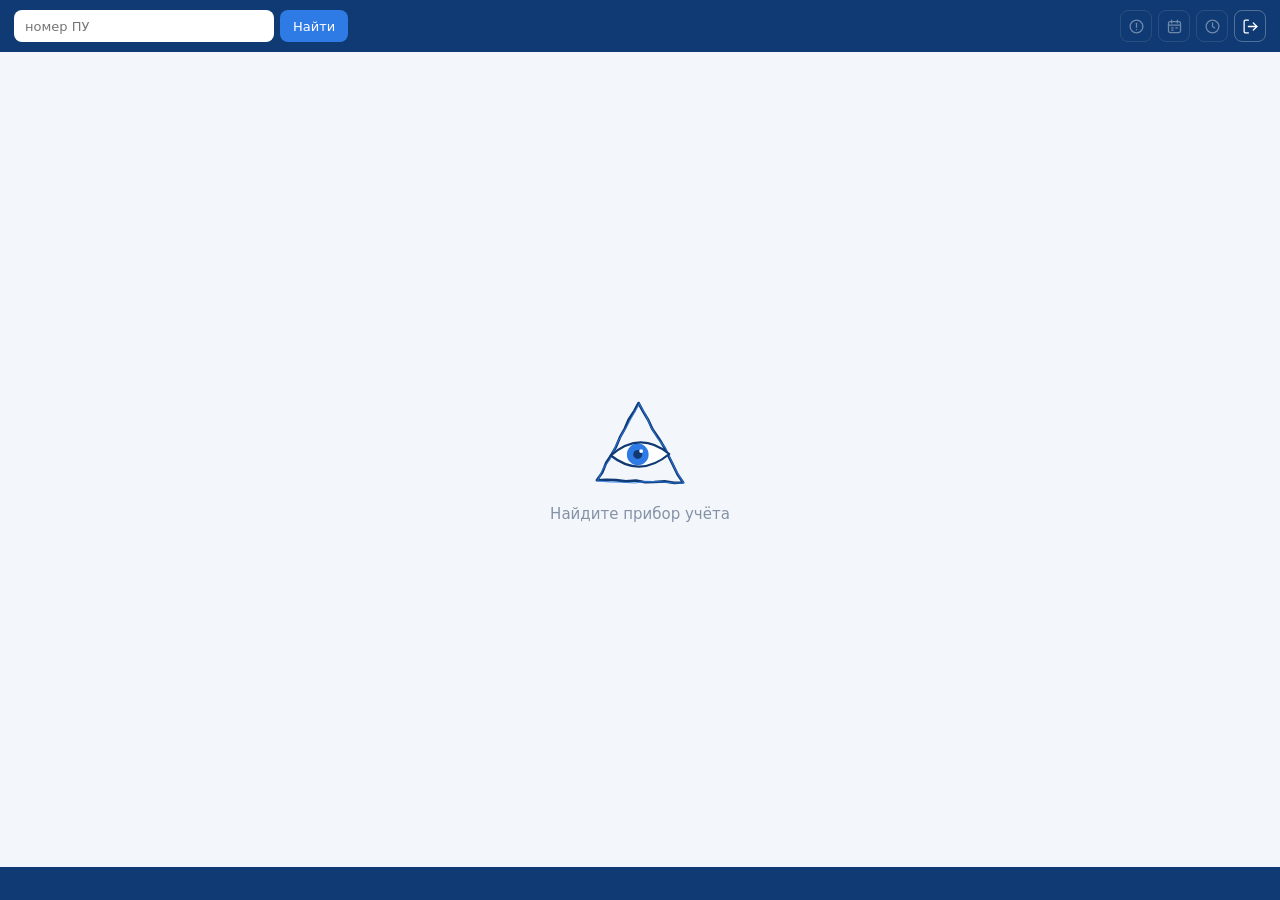
<file: src/simple_pyramid/ui/index.html>
<!DOCTYPE html>
<html lang="ru">
<head>
<meta charset="utf-8">
<title>Простая Пирамида</title>
<link rel="stylesheet" href="css/tokens.css">
<link rel="stylesheet" href="css/components.css">
<link rel="stylesheet" href="css/app.css">
</head>
<body class="state-empty">

<div id="bar">
  <input id="meter" maxlength="20" placeholder="номер ПУ" autocomplete="off">
  <button id="btn-find" class="accent">Найти</button>
  <div class="spacer"></div>
  <button id="btn-events" class="icon square" disabled data-tip="События прибора" aria-label="События">
    <svg viewBox="0 0 24 24" fill="none" stroke="currentColor" stroke-width="1.8" stroke-linecap="round">
      <circle cx="12" cy="12" r="9"/><path d="M12 7.5v5.5"/><path d="M12 16.5h.01"/></svg>
    <span class="badge hidden" id="ev-badge"></span>
  </button>
  <button id="btn-daily" class="icon square" disabled data-tip="Подневка — показания на начало суток" aria-label="Подневка">
    <svg viewBox="0 0 24 24" fill="none" stroke="currentColor" stroke-width="1.8" stroke-linecap="round" stroke-linejoin="round">
      <rect x="3.5" y="5" width="17" height="15.5" rx="2.5"/><path d="M3.5 10h17"/><path d="M8 3v4M16 3v4"/>
      <path d="M8 14h2M14 14h2M8 17.2h2"/></svg>
  </button>
  <button id="btn-hourly" class="icon square" disabled data-tip="Почасовка — выгрузка в xlsx" aria-label="Почасовка">
    <svg viewBox="0 0 24 24" fill="none" stroke="currentColor" stroke-width="1.8" stroke-linecap="round" stroke-linejoin="round">
      <circle cx="12" cy="12" r="9"/><path d="M12 7v5l3.2 2"/></svg>
  </button>
  <button id="btn-user" class="icon square" data-tip="Сменить пользователя" aria-label="Сменить пользователя">
    <svg viewBox="0 0 24 24" fill="none" stroke="currentColor" stroke-width="1.8" stroke-linecap="round" stroke-linejoin="round">
      <path d="M9 21H5a2 2 0 0 1-2-2V5a2 2 0 0 1 2-2h4"/><path d="M16 17l5-5-5-5"/><path d="M21 12H9"/></svg>
  </button>
</div>

<!-- Пустое состояние: показывается до первого поиска -->
<div id="empty-state">
  <!-- логотип (installer/logo.svg): глаз моргает и косится — анимация в app.js (startEyeAnimation) -->
  <svg class="es-logo" viewBox="0 0 256 256" aria-hidden="true">
    <defs><clipPath id="es-eyeclip"><path d="M50,156 Q128,88 206,152 Q128,217.2 50,156 Z"/></clipPath></defs>
    <path d="M124.0,16.0 L135.8,37.5 L149.9,61.3 L161.4,86.2 L179.1,111.8 L191.5,132.3 L203.5,156.2 L214.9,178.8 L228.3,206.7 L243.0,228.0 L219.2,228.9 L193.5,225.1 L165.3,226.7 L142.0,227.2 L117.2,222.5 L90.2,224.9 L64.1,221.7 L38.4,220.5 L13.0,222.0 L27.6,201.0 L37.9,175.2 L52.1,153.7 L64.3,132.3 L74.7,107.1 L87.5,84.3 L97.6,60.8 L113.3,36.5 Z" fill="#F3F6FA" stroke="#0F3A73" stroke-width="7" stroke-linejoin="round"/>
    <path d="M126.0,18.0 L142.8,47.5 L157.7,80.9 L173.8,108.9 L196.5,136.5 L211.3,170.2 L225.1,198.9 L245.0,230.0 L213.4,228.8 L180.7,226.1 L144.8,224.9 L113.6,229.3 L81.3,227.5 L47.1,226.4 L15.0,224.0 L28.3,193.2 L47.8,166.6 L62.1,133.1 L76.9,104.4 L92.9,78.8 L108.2,49.9 Z" fill="none" stroke="#2F7BE5" stroke-width="3" stroke-linejoin="round" opacity=".8"/>
    <g class="es-lid">
      <path d="M50,156 Q128,88 206,152 Q128,217.2 50,156 Z" fill="#fff"/>
      <g clip-path="url(#es-eyeclip)"><g class="es-pupil">
        <circle cx="122" cy="153" r="29" fill="#2F7BE5"/><circle cx="122" cy="153" r="12" fill="#0F3A73"/>
        <circle cx="131" cy="144" r="5" fill="#fff"/></g></g>
      <path d="M50,156 Q128,88 206,152 Q128,217.2 50,156 Z" fill="none" stroke="#0F3A73" stroke-width="6" stroke-linejoin="round"/>
    </g>
  </svg>
  <div class="es-title">Найдите прибор учёта</div>
  <!-- подсказка эмулятора прижата к низу и не сдвигает картинку с надписью из центра -->
  <div class="es-hint mock hidden" id="mock-hint">Эмулятор: <b>0212…</b> — обычный ПУ, <b>333</b> — 3 маршрута,
    <b>555</b> — реле отключено, <b>777</b> — тревоги, <b>999</b> — долгий опрос с ошибкой,
    <b>222</b> — без опросов, <b>000</b> — не найден, <b>111</b> — несколько</div>
</div>

<div id="cards">
  <div class="card" id="card-point">
    <div class="card-label">Точка учёта</div>
    <div class="kv"><span class="k">Тип счётчика</span>
      <span class="v-wrap"><span class="alarm hidden" id="m-alarm" data-tip="" role="button" aria-label="Тревожные события">
        <svg viewBox="0 0 24 24" fill="none" stroke="currentColor" stroke-width="2" stroke-linecap="round" stroke-linejoin="round">
          <path d="M12 3l8 3v6c0 4.5-3.4 8.3-8 9-4.6-.7-8-4.5-8-9V6z"/><path d="M12 8v5"/><path d="M12 16.5h.01"/></svg>
      </span><span class="v" id="m-model"></span></span></div>
    <div class="kv"><span class="k">Договор</span><span class="v" id="m-account"></span></div>
    <div class="kv"><span class="k">Место установки</span><span class="v" id="m-address"></span></div>
  </div>

  <div class="card has-corner" id="card-readings">
    <button class="corner-btn" data-refresh="readings" data-tip="Обновить" aria-label="Обновить">
      <svg class="ic-refresh" viewBox="0 0 24 24" fill="none" stroke="currentColor" stroke-width="2" stroke-linecap="round" stroke-linejoin="round">
        <path d="M20 11a8 8 0 1 0-2.3 5.7"/><path d="M20 4v7h-7"/></svg>
      <svg class="ic-cancel" viewBox="0 0 24 24" fill="none" stroke="currentColor" stroke-width="2.2" stroke-linecap="round">
        <path d="M8 8l8 8M16 8l-8 8"/></svg>
    </button>
    <div class="card-label">Показания, кВт·ч</div>
    <div class="card-meta"><span class="shimmer-target" id="m-time" data-tip="Когда сняты показания"></span></div>
    <table id="readings">
      <thead><tr><th class="corner"></th><th>A+</th><th>A−</th></tr></thead>
      <tbody></tbody>
    </table>
  </div>

  <div class="card has-corner" id="card-load">
    <button class="corner-btn" data-refresh="load" data-tip="Обновить" aria-label="Обновить">
      <svg class="ic-refresh" viewBox="0 0 24 24" fill="none" stroke="currentColor" stroke-width="2" stroke-linecap="round" stroke-linejoin="round">
        <path d="M20 11a8 8 0 1 0-2.3 5.7"/><path d="M20 4v7h-7"/></svg>
      <svg class="ic-cancel" viewBox="0 0 24 24" fill="none" stroke="currentColor" stroke-width="2.2" stroke-linecap="round">
        <path d="M8 8l8 8M16 8l-8 8"/></svg>
    </button>
    <div class="card-label">Нагрузка</div>
    <div class="card-meta"><span class="shimmer-target" id="m-load-at"></span></div>
    <div class="kv"><span class="k">Реле</span><span class="v shimmer-target" id="m-relay"></span></div>
    <div class="kv"><span class="k">Лимит мощности</span><span class="v shimmer-target" id="m-limit"></span></div>
  </div>
</div>

<div id="routes-wrap">
  <div id="routes" class="scroll"></div>
</div>

<footer>
  <div id="status" role="button" tabindex="0">
    <span id="status-icon"></span>
    <span id="status-text">Загрузка…</span>
  </div>
  <span id="version"></span>
  <div id="status-history" class="hidden">
    <div class="sh-head">История сообщений</div>
    <div id="status-history-list" class="scroll"></div>
  </div>
</footer>

<div class="overlay" id="ov-error">
  <div class="modal modal-error" role="alertdialog" aria-labelledby="er-title">
    <div class="er-head">
      <span class="er-icon">
        <svg viewBox="0 0 24 24" fill="none" stroke="currentColor" stroke-width="2" stroke-linecap="round">
          <circle cx="12" cy="12" r="9"/><path d="M12 7.5v5.5"/><path d="M12 16.5h.01"/></svg>
      </span>
      <h2 id="er-title">Ошибка</h2>
    </div>
    <div id="er-message"></div>
    <details id="er-details">
      <summary>Подробнее</summary>
      <pre id="er-details-text" class="scroll"></pre>
    </details>
    <div class="modal-actions">
      <button id="er-copy">Скопировать подробности</button>
      <button class="accent" id="er-close">Закрыть</button>
    </div>
  </div>
</div>

<div class="overlay" id="ov-login">
  <div class="modal">
    <h2>Вход</h2>
    <div class="field"><label>Логин</label><input id="li-login" autocomplete="off"></div>
    <div class="field"><label>Пароль</label><input id="li-pass" type="password"></div>
    <div class="modal-err" id="li-err"></div>
    <div class="modal-actions"><button class="accent" id="li-ok">Войти</button></div>
  </div>
</div>

<div class="overlay" id="ov-export">
  <div class="modal">
    <h2 id="ex-title">Выгрузка</h2>
    <div class="field"><label>Период</label>
      <div class="row2"><input id="ex-from"><span
        style="color:var(--muted)">—</span><input id="ex-to"></div>
    </div>
    <div class="field"><label>Папка</label>
      <div class="row2"><input id="ex-dir" style="text-align:left"><button id="ex-browse">Обзор</button></div>
    </div>
    <div class="modal-err" id="ex-err"></div>
    <div class="modal-actions">
      <button id="ex-cancel">Отмена</button>
      <button class="accent" id="ex-ok">Выгрузить</button>
    </div>
  </div>
</div>

<div class="overlay" id="ov-progress">
  <div class="modal">
    <h2 id="pr-title">Формируется отчёт</h2>
    <div style="display:flex;align-items:center;gap:10px;color:var(--muted)">
      <div class="spin"></div><span id="pr-text">Подождите…</span>
    </div>
    <div class="bar-track hidden" id="pr-track"><div class="bar-fill" id="pr-fill"></div></div>
    <div class="modal-actions hidden" id="pr-actions">
      <button id="pr-open">Открыть папку</button>
      <button class="accent" id="pr-close">Готово</button>
    </div>
  </div>
</div>

<div class="overlay" id="ov-update">
  <div class="modal" style="width:420px">
    <h2 id="up-title">Доступно обновление</h2>
    <div class="changelog scroll" id="up-log"></div>
    <div class="modal-actions">
      <button id="up-later">Позже</button>
      <button class="accent" id="up-now">Обновить</button>
      <button class="accent hidden" id="up-ok">Понятно</button>
    </div>
  </div>
</div>

<script src="js/core.js"></script>
<script src="js/app.js"></script>
</body>
</html>
</file>
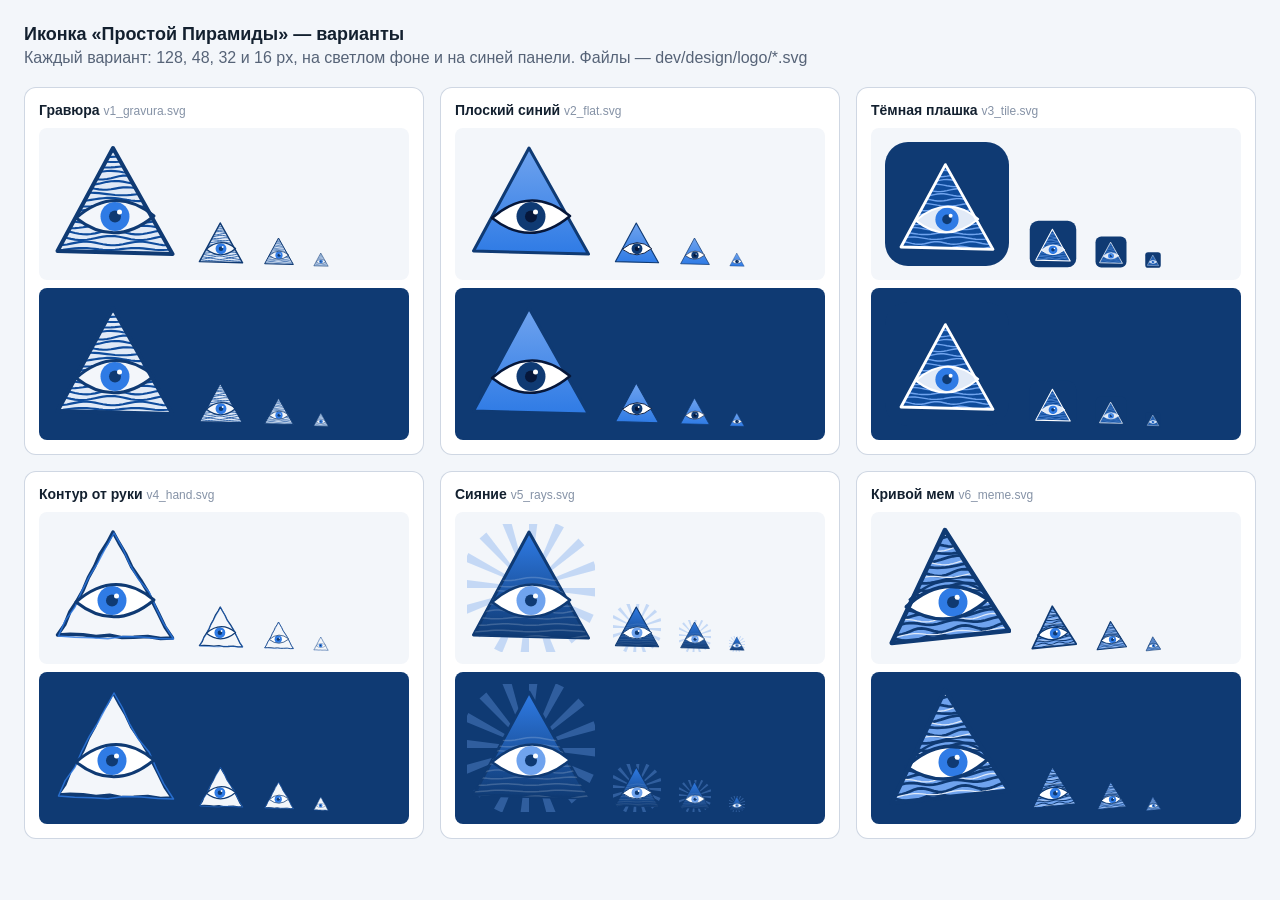
<file: dev/design/logo.html>
<!DOCTYPE html><html lang="ru"><head><meta charset="utf-8"><title>Иконка — варианты</title>
<style>
body{font-family:"Segoe UI",sans-serif;background:#F3F6FA;color:#13202F;margin:0;padding:24px}
h1{font-size:18px;font-weight:600;margin:0 0 4px} p{color:#566377;margin:0 0 20px}
.grid{display:grid;grid-template-columns:repeat(auto-fill,minmax(360px,1fr));gap:16px}
.card{background:#fff;border:.5px solid rgba(15,58,115,.2);border-radius:12px;padding:14px}
h3{font-size:14px;font-weight:600;margin:0 0 10px} h3 span{font-weight:400;color:#8592A6;font-size:12px}
.row{display:flex;align-items:flex-end;gap:18px;padding:12px;border-radius:8px}
.light{background:#F3F6FA} .dark{background:#0F3A73;margin-top:8px}
</style></head><body>
<h1>Иконка «Простой Пирамиды» — варианты</h1>
<p>Каждый вариант: 128, 48, 32 и 16 px, на светлом фоне и на синей панели. Файлы — dev/design/logo/*.svg</p>
<div class="grid"><div class="card"><h3>Гравюра <span>v1_gravura.svg</span></h3><div class="row light"><img src="logo/v1_gravura.svg" width="128" height="128"><img src="logo/v1_gravura.svg" width="48" height="48"><img src="logo/v1_gravura.svg" width="32" height="32"><img src="logo/v1_gravura.svg" width="16" height="16"></div><div class="row dark"><img src="logo/v1_gravura.svg" width="128" height="128"><img src="logo/v1_gravura.svg" width="48" height="48"><img src="logo/v1_gravura.svg" width="32" height="32"><img src="logo/v1_gravura.svg" width="16" height="16"></div></div><div class="card"><h3>Плоский синий <span>v2_flat.svg</span></h3><div class="row light"><img src="logo/v2_flat.svg" width="128" height="128"><img src="logo/v2_flat.svg" width="48" height="48"><img src="logo/v2_flat.svg" width="32" height="32"><img src="logo/v2_flat.svg" width="16" height="16"></div><div class="row dark"><img src="logo/v2_flat.svg" width="128" height="128"><img src="logo/v2_flat.svg" width="48" height="48"><img src="logo/v2_flat.svg" width="32" height="32"><img src="logo/v2_flat.svg" width="16" height="16"></div></div><div class="card"><h3>Тёмная плашка <span>v3_tile.svg</span></h3><div class="row light"><img src="logo/v3_tile.svg" width="128" height="128"><img src="logo/v3_tile.svg" width="48" height="48"><img src="logo/v3_tile.svg" width="32" height="32"><img src="logo/v3_tile.svg" width="16" height="16"></div><div class="row dark"><img src="logo/v3_tile.svg" width="128" height="128"><img src="logo/v3_tile.svg" width="48" height="48"><img src="logo/v3_tile.svg" width="32" height="32"><img src="logo/v3_tile.svg" width="16" height="16"></div></div><div class="card"><h3>Контур от руки <span>v4_hand.svg</span></h3><div class="row light"><img src="logo/v4_hand.svg" width="128" height="128"><img src="logo/v4_hand.svg" width="48" height="48"><img src="logo/v4_hand.svg" width="32" height="32"><img src="logo/v4_hand.svg" width="16" height="16"></div><div class="row dark"><img src="logo/v4_hand.svg" width="128" height="128"><img src="logo/v4_hand.svg" width="48" height="48"><img src="logo/v4_hand.svg" width="32" height="32"><img src="logo/v4_hand.svg" width="16" height="16"></div></div><div class="card"><h3>Сияние <span>v5_rays.svg</span></h3><div class="row light"><img src="logo/v5_rays.svg" width="128" height="128"><img src="logo/v5_rays.svg" width="48" height="48"><img src="logo/v5_rays.svg" width="32" height="32"><img src="logo/v5_rays.svg" width="16" height="16"></div><div class="row dark"><img src="logo/v5_rays.svg" width="128" height="128"><img src="logo/v5_rays.svg" width="48" height="48"><img src="logo/v5_rays.svg" width="32" height="32"><img src="logo/v5_rays.svg" width="16" height="16"></div></div><div class="card"><h3>Кривой мем <span>v6_meme.svg</span></h3><div class="row light"><img src="logo/v6_meme.svg" width="128" height="128"><img src="logo/v6_meme.svg" width="48" height="48"><img src="logo/v6_meme.svg" width="32" height="32"><img src="logo/v6_meme.svg" width="16" height="16"></div><div class="row dark"><img src="logo/v6_meme.svg" width="128" height="128"><img src="logo/v6_meme.svg" width="48" height="48"><img src="logo/v6_meme.svg" width="32" height="32"><img src="logo/v6_meme.svg" width="16" height="16"></div></div></div></body></html>
</file>
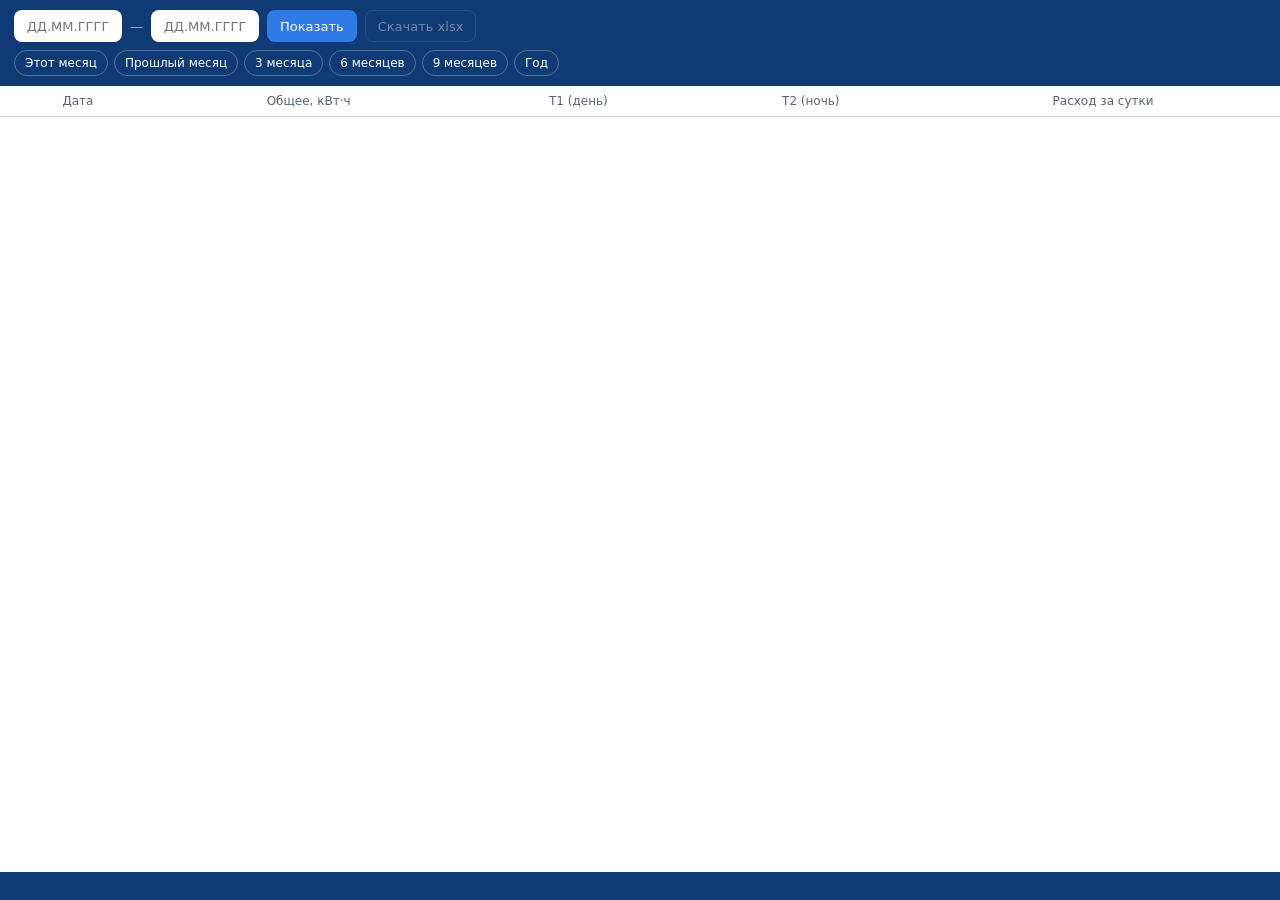
<file: src/simple_pyramid/ui/daily.html>
<!DOCTYPE html>
<html lang="ru">
<head>
<meta charset="utf-8">
<title>Подневка</title>
<link rel="stylesheet" href="css/tokens.css">
<link rel="stylesheet" href="css/components.css">
<link rel="stylesheet" href="css/child.css">
</head>
<body>

<div class="tools">
  <div class="row">
    <input id="dv-from" class="date">
    <span class="dash">—</span>
    <input id="dv-to" class="date">
    <button class="accent" id="dv-show">Показать</button>
    <button id="dv-download" disabled>Скачать xlsx</button>
  </div>
  <div class="row presets">
    <button class="chip" data-range="month">Этот месяц</button>
    <button class="chip" data-range="prev">Прошлый месяц</button>
    <button class="chip" data-range="3m">3 месяца</button>
    <button class="chip" data-range="6m">6 месяцев</button>
    <button class="chip" data-range="9m">9 месяцев</button>
    <button class="chip" data-range="year">Год</button>
  </div>
  <div class="modal-err" id="dv-err"></div>
</div>

<div class="body scroll" id="dv-body">
  <table class="table">
    <thead><tr><th>Дата</th><th>Общее, кВт·ч</th><th>T1 (день)</th><th>T2 (ночь)</th><th>Расход за сутки</th></tr></thead>
    <tbody id="dv-rows"></tbody>
  </table>
</div>

<div class="strip">
  <span id="dv-summary"></span>
  <span class="spacer"></span>
  <span id="strip-msg"></span>
  <span id="dv-export"></span>
</div>

<script src="js/core.js"></script>
<script src="js/child.js"></script>
<script src="js/daily.js"></script>
</body>
</html>
</file>
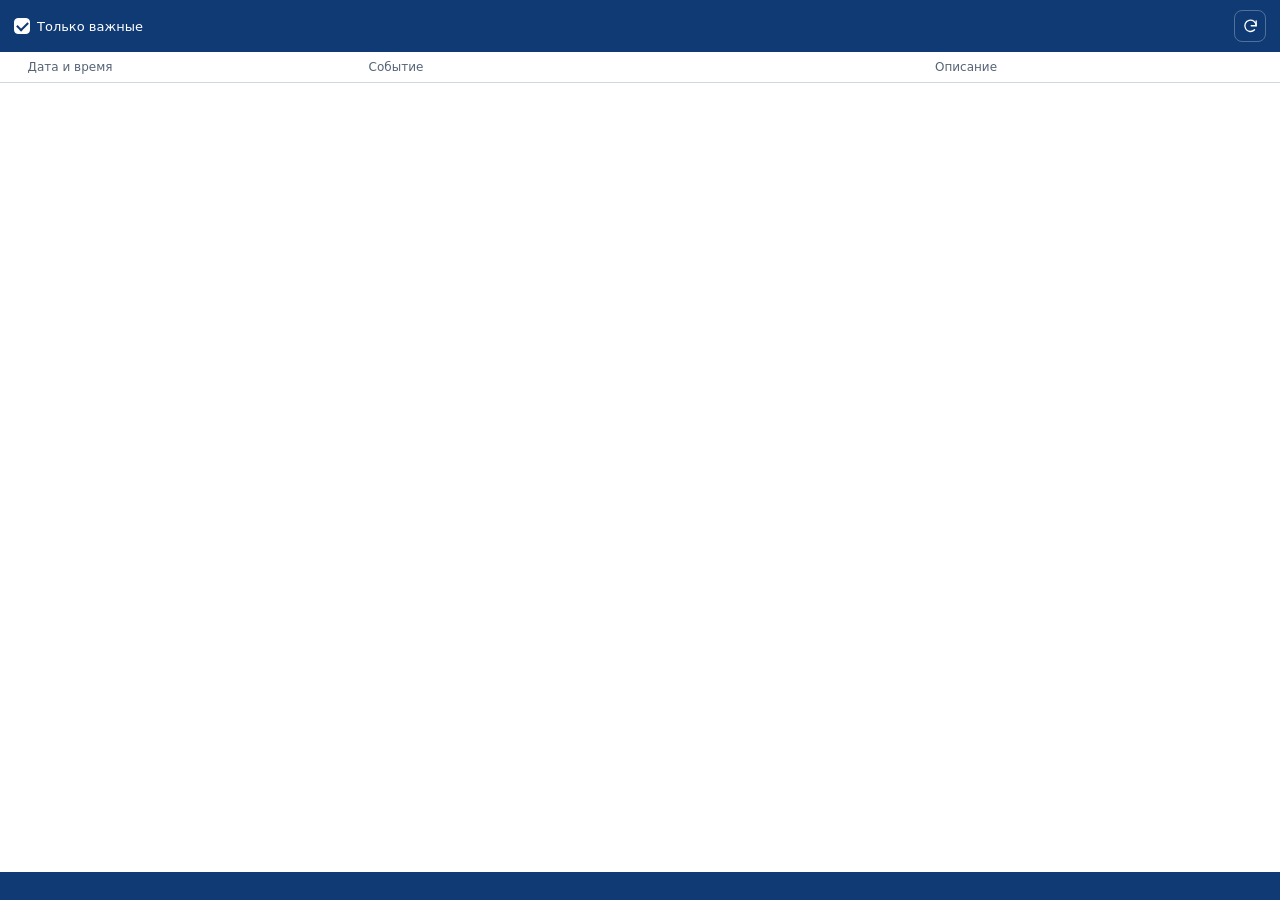
<file: src/simple_pyramid/ui/events.html>
<!DOCTYPE html>
<html lang="ru">
<head>
<meta charset="utf-8">
<title>События</title>
<link rel="stylesheet" href="css/tokens.css">
<link rel="stylesheet" href="css/components.css">
<link rel="stylesheet" href="css/child.css">
</head>
<body>

<div class="tools">
  <div class="row">
    <label class="check"><input type="checkbox" id="ev-important" checked> Только важные</label>
    <span class="spacer"></span>
    <button id="ev-refresh" class="icon square" data-tip="Обновить данные — вычитать журнал с прибора"
            data-tip-pos="left" aria-label="Обновить данные">
      <svg class="ic-refresh" viewBox="0 0 24 24" fill="none" stroke="currentColor" stroke-width="1.9" stroke-linecap="round" stroke-linejoin="round">
        <path d="M20 11a8 8 0 1 0-2.3 5.7"/><path d="M20 4v7h-7"/></svg>
      <svg class="ic-cancel" viewBox="0 0 24 24" fill="none" stroke="currentColor" stroke-width="2.2" stroke-linecap="round">
        <path d="M8 8l8 8M16 8l-8 8"/></svg>
    </button>
  </div>
</div>

<div class="body scroll" id="ev-body">
  <table class="table" id="ev-table">
    <thead><tr><th style="width:140px">Дата и время</th><th style="width:40%">Событие</th><th>Описание</th></tr></thead>
    <tbody id="ev-rows"></tbody>
  </table>
  <div id="ev-more" class="loading-more hidden"><span class="spin" style="display:inline-block"></span></div>
</div>

<div class="strip">
  <span id="ev-count"></span>
  <span class="spacer"></span>
  <span id="strip-msg"></span>
</div>

<script src="js/core.js"></script>
<script src="js/child.js"></script>
<script src="js/events.js"></script>
</body>
</html>
</file>
<file: src/simple_pyramid/ui/css/tokens.css>
/* Дизайн-токены: цвета, радиусы, шрифты, тайминги.
   Цветовая схема меняется ТОЛЬКО здесь.
   Схема C «Синие панели»: тёмно-синяя панель поиска сверху и такая же статус-строка снизу,
   между ними светлый контент; подсказки — того же тёмно-синего цвета. */
:root{
  --page:#F3F6FA; --card:#FFFFFF; --sunken:#EAEFF6;
  --border:rgba(15,58,115,.10); --border-strong:rgba(15,58,115,.20);
  --text:#13202F; --muted:#566377; --faint:#8592A6;
  --accent:#2F7BE5; --accent-bg:#E1EAF7; --accent-ink:#0F4C9C; --on-accent:#FFFFFF;
  --ok:#16865C; --warn:#B06A00; --err:#D33A3A;
  --ok-bg:#E1F3EA; --warn-bg:#FDF0DB; --err-bg:#FCE6E6;
  /* строки журнала событий */
  --row-alarm:#FDF0F0; --row-important:#EEF3FA;

  /* синие панели: поиск сверху, статус-строка снизу, всплывающие подсказки */
  --bar:#0F3A73; --bar-text:#FFFFFF; --bar-btn-border:rgba(255,255,255,.28);
  --bar-hover:rgba(255,255,255,.12); --bar-input-border:transparent;
  --status-bg:#0F3A73; --status-text:#FFFFFF; --status-faint:#9DB4D6; --status-hover:rgba(255,255,255,.10);
  --status-glyph:#FFFFFF;
  /* цветной текст на синих полосах (сообщения доп. окон) — светлее обычных --ok/--err */
  --on-bar-ok:#6FD8A8; --on-bar-warn:#FFC56B; --on-bar-err:#FFA3A3; --on-bar-info:#A9CCFF;
  --tip-bg:#0F3A73; --tip-text:#FFFFFF;

  /* skeleton-shimmer */
  --skeleton:#E4EAF2; --skeleton-shine:rgba(255,255,255,.75);

  --radius:8px; --card-radius:12px;
  --sans:"Segoe UI Variable Text","Segoe UI",Inter,system-ui,sans-serif;
  --mono:"Cascadia Mono",Consolas,"SF Mono",monospace;

  --shimmer-duration:1.4s;
}
@media (prefers-color-scheme: dark){
  :root{
    --page:#0F1622; --card:#172131; --sunken:#131C2A;
    --border:rgba(255,255,255,.09); --border-strong:rgba(255,255,255,.17);
    --text:#E5EBF4; --muted:#9DA9BB; --faint:#6F7C8F;
    --accent:#5D9CF0; --accent-bg:#16294A; --accent-ink:#A8C8F5; --on-accent:#06173A;
    --ok:#4BC596; --warn:#EFA43B; --err:#F38A8A;
    --ok-bg:#11342A; --warn-bg:#382810; --err-bg:#3F1D20;
    --row-alarm:#2A1C24; --row-important:#18253A;
    --bar:#0B1A31; --bar-text:#E5EEFB; --bar-btn-border:rgba(255,255,255,.18);
    --bar-hover:rgba(255,255,255,.08); --bar-input-border:rgba(255,255,255,.14);
    --status-bg:#0B1A31; --status-text:#E5EEFB; --status-faint:#7F95B6; --status-hover:rgba(255,255,255,.07);
    --status-glyph:#0B1A31;
    --tip-bg:#0B2449; --tip-text:#E5EEFB;
    --skeleton:#1F2A3C; --skeleton-shine:rgba(255,255,255,.08);
  }
}
</file>
<file: src/simple_pyramid/ui/css/components.css>
/* Единая дизайн-система: базовые элементы, которые переиспользуются во всех окнах.
   Новый элемент интерфейса — сначала ищем подходящий компонент здесь.
   Шрифт один на всё приложение (--sans); цифры — табличные (tabular-nums), чтобы
   не «прыгали» в колонках. Моноширинный — только для технических подробностей ошибок. */
*{box-sizing:border-box;margin:0;padding:0}
html,body{height:100%}
body{
  font-family:var(--sans); font-size:13px; color:var(--text);
  background:var(--page); display:flex; flex-direction:column;
  overflow:hidden; user-select:none; font-variant-numeric:tabular-nums;
  -webkit-font-smoothing:antialiased;
}
.num{font-variant-numeric:tabular-nums}
.hidden{display:none!important}

/* ---------- кнопки ---------- */
button{
  font:inherit; font-size:13px; color:var(--text); cursor:pointer;
  background:transparent; border:.5px solid var(--border-strong);
  border-radius:var(--radius); padding:0 12px; height:32px;
  display:inline-flex; align-items:center; justify-content:center; gap:6px; white-space:nowrap;
  transition:background .12s, border-color .12s, color .12s; position:relative;
}
button:hover:not(:disabled){background:var(--sunken)}
button:active:not(:disabled){transform:scale(.985)}
button:disabled{opacity:.4; cursor:default}
button:focus-visible{outline:2px solid var(--accent); outline-offset:1px}
button.accent{background:var(--accent); border-color:transparent; color:var(--on-accent)}
button.accent:hover:not(:disabled){filter:brightness(1.08); background:var(--accent)}
/* кнопка-иконка: без рамки (в строках) и квадратная с рамкой (панель) */
button.icon{padding:0; width:28px; height:28px; border-color:transparent}
button.icon:hover:not(:disabled){border-color:var(--border-strong)}
button.icon svg{width:15px; height:15px}
button.icon.square{width:32px; height:32px; border-color:var(--border-strong)}
button.icon.square svg{width:17px; height:17px}
/* счётчик на кнопке-иконке */
button .badge{position:absolute; top:-6px; right:-6px}

/* ---------- всплывающая подсказка (одна на всё приложение, рисует core.js) ----------
   <любой элемент data-tip="Текст" [data-tip-pos="top|bottom|left|right"]> */
#tip{position:fixed; z-index:100; pointer-events:none; max-width:320px;
  background:var(--tip-bg); color:var(--tip-text); font-size:12px; line-height:1.4;
  padding:6px 9px; border-radius:6px; white-space:pre-line;
  box-shadow:0 4px 14px rgba(0,0,0,.18); opacity:0; transform:translateY(-2px);
  transition:opacity .12s ease, transform .12s ease}
#tip.show{opacity:1; transform:none}

/* ---------- поля ввода ---------- */
input{
  font:inherit; font-size:13px; color:var(--text); background:var(--card);
  border:.5px solid var(--border-strong); border-radius:var(--radius);
  height:32px; padding:0 10px; outline:none; user-select:text; font-variant-numeric:tabular-nums;
}
input:focus{border-color:var(--accent); box-shadow:0 0 0 3px var(--accent-bg)}
input.invalid{border-color:var(--err); box-shadow:0 0 0 3px var(--err-bg)}
input.date{width:108px; text-align:center}

/* ---------- карточка-раздел: название врезано в верхнюю рамку ----------
   <div class="card"><div class="card-label">Название</div><div class="card-meta">справа</div>… */
.card{background:var(--card); border:.5px solid var(--border-strong); border-radius:var(--card-radius);
  padding:14px 14px 10px; position:relative; min-width:0}
/* Своего фона у подписи нет: верх — цвет страницы, низ — цвет карточки, ровно по линии рамки.
   Так рамка под текстом скрыта, а «плашки» вокруг надписи не видно. */
.card-label, .card-meta{position:absolute; top:0; transform:translateY(-50%); padding:0 6px;
  background:linear-gradient(var(--page) calc(50% - .25px), var(--card) calc(50% - .25px));
  font-size:12px; line-height:1; white-space:nowrap}
.card-label{left:10px; color:var(--muted)}
.card-meta{right:10px; color:var(--faint)}

/* ---------- пары «подпись ··· значение» (пунктир ведёт глаз через пустое место) ---------- */
.kv{display:flex; align-items:center; gap:8px; padding:4px 0; min-height:26px; min-width:0}
.kv .k{flex:1; display:flex; align-items:center; gap:8px; color:var(--muted); white-space:nowrap; min-width:0}
.kv .k::after{content:""; flex:1; min-width:14px; height:2px; opacity:.9;
  background-image:radial-gradient(circle, var(--border-strong) .9px, transparent 1.1px);
  background-size:5px 2px; background-repeat:repeat-x; background-position:left center}
.kv .v{text-align:right; min-width:0; max-width:72%; overflow:hidden; text-overflow:ellipsis; white-space:nowrap}
.v-wrap{display:flex; align-items:center; gap:7px; min-width:0; max-width:72%; justify-content:flex-end}
.v-wrap .v{max-width:100%}

/* ---------- skeleton-shimmer: «поле ещё грузится» ----------
   Применяется к значению (не к подписи!): <span class="v skeleton">.
   .busy на контейнере — то же для всего блока при обновлении данных. */
.skeleton, .busy .shimmer-target{
  position:relative; color:transparent!important; border-radius:4px;
  background:var(--skeleton)!important; overflow:hidden; pointer-events:none;
}
.skeleton::after, .busy .shimmer-target::after{
  content:""; position:absolute; inset:0;
  background:linear-gradient(90deg, transparent 0, var(--skeleton-shine) 50%, transparent 100%);
  transform:translateX(-100%); animation:shimmer var(--shimmer-duration) ease-in-out infinite;
}
.skeleton *, .busy .shimmer-target *{visibility:hidden}
span.skeleton:empty::before{content:"\00a0"; display:inline-block; min-width:6em}
@keyframes shimmer{to{transform:translateX(100%)}}
@media (prefers-reduced-motion: reduce){
  .skeleton::after, .busy .shimmer-target::after{animation:none}
}

/* ---------- «нет данных» ---------- */
.na{color:var(--faint)}
.na.err{color:var(--err); cursor:help; border-bottom:1px dotted currentColor}

/* ---------- кликабельное копируемое значение ----------
   Размер плашки задан явно (шрифт, высота строки, отступы), а не берётся у родителя —
   поэтому она одинаковая везде: показания, договор, IP маршрута, таблица подневки. */
.copyable{
  display:inline-block; font-size:13px; line-height:16px; padding:0 3px;
  background:var(--accent-bg); color:var(--accent-ink); border-radius:4px;
  cursor:pointer; transition:background .15s, color .15s; user-select:none;
}
.copyable:hover{background:var(--accent); color:var(--on-accent)}
.copyable.flash{background:var(--ok); color:#fff}

/* ---------- круглая кнопка, «врезанная» в угол карточки (обновить блок) ----------
   Своего фона у кнопки нет: рамку карточки рисует ::before, а маска вырезает в ней круг
   вокруг кнопки — рамка подходит к ней, не касаясь. Название стоит вплотную к кнопке,
   поэтому между ними линии нет.
   .busy — идёт обновление: вместо ↻ крестик «отменить» и бегущее кольцо. */
.card.has-corner{border-color:transparent}
.card.has-corner::before{content:""; position:absolute; inset:-.5px; pointer-events:none;
  border:.5px solid var(--border-strong); border-radius:inherit;
  -webkit-mask-image:radial-gradient(circle at 1px 1px, transparent 15px, #000 15.5px);
  mask-image:radial-gradient(circle at 1px 1px, transparent 15px, #000 15.5px)}
.card.has-corner > .card-label{left:14px; padding-left:4px}
.corner-btn{position:absolute; top:-12px; left:-12px; width:26px; height:26px; padding:0; z-index:2;
  border-radius:50%; border:none; background:transparent; color:var(--muted)}
.corner-btn:hover:not(:disabled){background:var(--accent-bg); color:var(--accent)}
.corner-btn svg{width:15px; height:15px}
.corner-btn .ic-cancel{display:none}
.corner-btn.busy .ic-refresh{display:none}
.corner-btn.busy .ic-cancel{display:block}
.corner-btn.busy{color:var(--accent)}
.corner-btn.busy::before{content:""; position:absolute; inset:1px; border-radius:50%;
  border:2px solid var(--accent-bg); border-top-color:var(--accent); animation:sp .9s linear infinite}
.corner-btn.busy:hover{color:var(--err); background:var(--err-bg)}
/* то же для квадратной кнопки обновления (окно «События») */
button.icon.square.busy{color:var(--accent); border-color:var(--accent)}
button.icon.square .ic-cancel{display:none}
button.icon.square.busy .ic-refresh{display:none}
button.icon.square.busy .ic-cancel{display:block}
/* бегущее кольцо — круглое, как у .corner-btn (вращающийся квадрат с одной гранью выглядел «палкой») */
button.icon.square.busy::before{content:""; position:absolute; inset:4px; border-radius:50%;
  border:2px solid var(--accent-bg); border-top-color:var(--accent); animation:sp .9s linear infinite}

/* ---------- модальные окна ---------- */
.overlay{position:fixed; inset:0; background:rgba(0,0,0,.35);
  display:none; align-items:center; justify-content:center; z-index:10}
.overlay.show{display:flex}
.modal{background:var(--card); border-radius:var(--card-radius);
  border:.5px solid var(--border); padding:20px; width:340px; max-width:calc(100vw - 24px);
  box-shadow:0 12px 32px rgba(0,0,0,.18)}
.modal h2{font-size:15px; font-weight:500; margin-bottom:14px}
.field{margin-bottom:10px}
.field label{display:block; font-size:12px; color:var(--muted); margin-bottom:4px}
.field input{width:100%}
.row2{display:flex; align-items:center; gap:8px}
.row2 input{flex:1; text-align:center}
.modal-err{font-size:12px; color:var(--err); min-height:16px; margin-top:6px; white-space:pre-line}
.modal-actions{display:flex; justify-content:flex-end; gap:8px; margin-top:14px}

/* ---------- «чипы» — быстрый выбор ---------- */
.chip{height:26px; padding:0 10px; border-radius:13px; font-size:12px; border-color:var(--border)}
.chip.active{background:var(--accent-bg); border-color:transparent; color:var(--accent)}

/* ---------- таблица данных: липкая шапка, всё по центру ---------- */
.table{width:100%; border-collapse:collapse; font-size:13px}
.table th{position:sticky; top:0; z-index:1; background:var(--card); font-weight:500; font-size:12px;
  color:var(--muted); text-align:center; padding:8px 12px; border-bottom:.5px solid var(--border-strong)}
.table td{padding:6px 12px; text-align:center; border-bottom:.5px solid var(--border); white-space:nowrap}
.table td.text{white-space:normal}
.table tbody tr:hover{background:var(--sunken)}
.table td .skeleton{display:inline-block; width:70%; height:12px}
.table-empty{padding:28px 14px; text-align:center}

/* ---------- флажок ---------- */
.check{display:inline-flex; align-items:center; gap:7px; cursor:pointer; font-size:13px}
.check input{appearance:none; width:16px; height:16px; padding:0; margin:0; border-radius:4px;
  border:1px solid var(--border-strong); background:var(--card); display:grid; place-content:center; cursor:pointer}
.check input:checked{background:var(--accent); border-color:var(--accent)}
.check input:checked::after{content:""; width:9px; height:5px; border:2px solid var(--on-accent);
  border-top:none; border-right:none; transform:rotate(-45deg) translate(1px,-1px)}
.check input:focus-visible{box-shadow:0 0 0 3px var(--accent-bg)}

/* ---------- бейдж-счётчик ---------- */
.badge{display:inline-flex; align-items:center; justify-content:center; min-width:16px; height:16px;
  padding:0 4px; border-radius:8px; font-size:10px; font-weight:600; background:var(--muted); color:var(--page)}
.badge.err{background:var(--err); color:#fff}

/* ---------- алярм-иконка (тревожные события в истории прибора) ---------- */
.alarm{display:inline-flex; align-items:center; justify-content:center; width:22px; height:22px; flex:none;
  border-radius:6px; background:var(--err-bg); color:var(--err); cursor:pointer;
  animation:alarmPulse 2.4s ease-in-out infinite}
.alarm svg{width:15px; height:15px}
.alarm:hover{background:var(--err); color:#fff; animation:none}
@keyframes alarmPulse{0%,100%{box-shadow:0 0 0 0 transparent} 50%{box-shadow:0 0 0 4px var(--err-bg)}}
@media (prefers-reduced-motion: reduce){ .alarm{animation:none} }

/* ---------- прогресс ---------- */
.bar-track{height:4px; background:var(--sunken); border-radius:2px; overflow:hidden; margin:12px 0 6px}
.bar-fill{height:100%; width:0; background:var(--accent); transition:width .2s}
.spin{width:14px; height:14px; border:2px solid var(--border-strong);
  border-top-color:var(--accent); border-radius:50%; animation:sp .7s linear infinite}
@keyframes sp{to{transform:rotate(360deg)}}

/* ---------- индикаторы состояния ---------- */
.dot{width:7px; height:7px; border-radius:50%; flex:none; background:var(--faint); display:inline-block}
.dot.ok{background:var(--ok)} .dot.warn{background:var(--warn)} .dot.err{background:var(--err)}
.icon-ok{color:var(--ok)} .icon-err{color:var(--err)} .icon-warn{color:var(--warn)} .icon-info{color:var(--accent)}

/* ---------- полоса прокрутки ---------- */
.scroll::-webkit-scrollbar{width:10px}
.scroll::-webkit-scrollbar-thumb{background:var(--border-strong); border-radius:5px; border:3px solid var(--card)}

/* ---------- changelog в окне обновления ---------- */
.changelog{max-height:260px; overflow:auto; color:var(--text); line-height:1.5; user-select:text}
.changelog h3{font-size:12px; font-weight:600; color:var(--muted); text-transform:uppercase;
  letter-spacing:.04em; margin:10px 0 4px}
.changelog h3:first-child{margin-top:0}
.changelog ul{padding-left:18px}
.changelog li{margin:2px 0}
.changelog p{margin:4px 0; color:var(--muted)}

/* ---------- окно ошибки ---------- */
.modal-error{width:420px}
.er-head{display:flex; align-items:center; gap:10px; margin-bottom:10px}
.er-head h2{margin:0}
.er-icon{width:32px; height:32px; border-radius:50%; background:var(--err-bg); color:var(--err);
  display:flex; align-items:center; justify-content:center; flex:none}
.er-icon svg{width:18px; height:18px}
#er-message{white-space:pre-line; line-height:1.5; user-select:text}
#er-details{margin-top:12px; font-size:12px; color:var(--muted)}
#er-details summary{cursor:pointer; width:max-content}
#er-details-text{margin-top:6px; max-height:160px; overflow:auto; padding:8px; border-radius:6px;
  background:var(--sunken); font-family:var(--mono); font-size:11px; white-space:pre-wrap;
  user-select:text; color:var(--text)}

/* ---------- статус-полоса дополнительных окон: синяя, как статус-строка главного ---------- */
.strip{display:flex; align-items:center; gap:8px; padding:5px 14px; min-height:28px; font-size:12px;
  background:var(--status-bg); color:var(--status-faint)}
.strip .spacer{flex:1}
.strip b{color:var(--status-text); font-weight:500}
.strip .icon-ok{color:var(--on-bar-ok)} .strip .icon-err{color:var(--on-bar-err)}
.strip .icon-warn{color:var(--on-bar-warn)} .strip .icon-info{color:var(--on-bar-info)}
.strip .linkbtn{color:var(--status-text); text-decoration:underline}
.linkbtn{height:auto; padding:0; border:none; color:var(--accent); font-size:12px; background:none}
.linkbtn:hover:not(:disabled){background:none; text-decoration:underline}
</file>
<file: src/simple_pyramid/ui/css/app.css>
/* Раскладка главного окна. Базовые элементы — в components.css. */
/* Панель поиска — синяя полоса (цвета --bar-* в tokens.css) */
#bar{display:flex; align-items:center; gap:6px; padding:10px 14px; background:var(--bar); color:var(--bar-text)}
#bar .spacer{flex:1}
#bar button:not(.accent){color:var(--bar-text); border-color:var(--bar-btn-border)}
#bar button:not(.accent):hover:not(:disabled){background:var(--bar-hover)}
#bar button:focus-visible{outline-color:var(--bar-text)}
#bar input{border-color:var(--bar-input-border)}
#meter{flex:1 1 auto; min-width:120px; max-width:260px}

/* Сверху «Точка учёта» на всю ширину, под ней «Показания» (свой размер) и «Нагрузка» (остаток).
   Названия разделов врезаны в верхнюю рамку — отступ сверху под них. */
#cards{display:grid; grid-template-columns:auto minmax(0,1fr); gap:16px 12px; padding:16px 14px 12px}
#card-point{grid-column:1 / -1}

/* Показания: все числа по центру колонок */
#readings{border-collapse:collapse; font-size:13px; margin:2px auto 0}
#readings th{font-weight:500; font-size:12px; color:var(--muted); text-align:center; padding:0 6px 3px; min-width:86px}
#readings th.corner{min-width:0; width:24px; padding:0}
#readings td{text-align:center; padding:2px 6px}
#readings td.t{font-weight:500; text-align:left; padding-left:0; color:var(--muted)}

/* Нагрузка */
#card-load .dot{margin-right:6px; vertical-align:middle}
#card-load .v.skeleton{min-width:6em}
.card-meta .skeleton{min-width:8em}

#routes-wrap{flex:1; display:flex; flex-direction:column; min-height:0; border-top:.5px solid var(--border)}
#routes{flex:1; overflow-y:auto}
.route{display:flex; align-items:center; gap:10px; padding:8px 14px; border-bottom:.5px solid var(--border)}
.route:hover{background:var(--sunken)}
.route .addr{flex:1; font-size:12.5px; user-select:text; overflow:hidden; text-overflow:ellipsis; white-space:nowrap}
.route .state{font-size:12px; color:var(--muted); min-width:64px; text-align:right}
.route .state.ok{color:var(--ok)} .route .state.warn{color:var(--warn)} .route .state.err{color:var(--err)}
.route.skeleton-row .addr{height:14px; max-width:60%}
.route-empty{padding:12px 14px; font-size:12px}

/* Пустое состояние до первого поиска: логотип и надпись ровно по центру; надпись серая —
   «программа ещё ничего не показывает». Логотип в своих цветах, глаз живёт (app.js). */
#empty-state{display:none; flex:1; flex-direction:column; align-items:center; justify-content:center;
  gap:8px; padding:24px 28px; text-align:center; position:relative}
.state-empty #empty-state{display:flex}
.state-empty #cards, .state-empty #routes-wrap{display:none}
.es-logo{width:96px; height:96px; margin-bottom:4px}
/* моргание сжимает глаз к его середине; зрачок плавно догоняет мышку */
.es-lid{transform-box:view-box; transform-origin:128px 154px}
.es-pupil{transition:transform 120ms ease-out}
.es-title{font-size:15px; font-weight:500; color:var(--faint)}
.es-hint{color:var(--muted); font-size:12.5px; line-height:1.5; max-width:440px}
/* подсказка эмулятора — внизу поверх, в центровке не участвует (на боевом её нет) */
.es-hint.mock{position:absolute; bottom:14px; left:50%; transform:translateX(-50%); width:calc(100% - 56px);
  padding:8px 12px; border-radius:var(--radius); background:var(--sunken)}

footer{display:flex; justify-content:space-between; align-items:center; gap:16px; padding:7px 14px;
  background:var(--status-bg); font-size:12.5px; color:var(--status-faint); position:relative}
#version{flex:none}
/* Статус-строка (синяя полоса): текст светлый, появляется и плавно гаснет (см. core.js);
   тип сообщения — цветной кружок со значком */
#status{display:flex; align-items:center; gap:7px; min-width:0; flex:1; color:var(--status-text);
  cursor:pointer; opacity:0; border-radius:6px; padding:2px 6px; margin-left:-6px}
#status:hover{background:var(--status-hover); opacity:1!important; transition:none}
#status.shown{animation:statusIn .25s ease forwards}
#status.shown.fading{animation:statusOut var(--status-fade, 1.2s) ease forwards}
#status-icon{flex:none; width:15px; height:15px; border-radius:50%; display:inline-flex; align-items:center;
  justify-content:center; font-size:9px; font-weight:800; color:var(--status-glyph); background:var(--accent)}
#status-icon:empty{display:none}
#status-icon.icon-ok{background:var(--ok)} #status-icon.icon-warn{background:var(--warn)}
#status-icon.icon-err{background:var(--err)}
#status-text{overflow:hidden; text-overflow:ellipsis; white-space:nowrap}
@keyframes statusIn{from{opacity:0; transform:translateY(3px)} to{opacity:1; transform:none}}
@keyframes statusOut{from{opacity:1} to{opacity:0}}

/* История сообщений — по клику на статус-строку */
#status-history{position:absolute; left:10px; bottom:calc(100% + 6px); width:min(520px, calc(100% - 20px));
  background:var(--card); border:.5px solid var(--border-strong); border-radius:var(--card-radius);
  box-shadow:0 12px 32px rgba(0,0,0,.18); z-index:15; color:var(--text)}
.sh-head{font-size:12px; color:var(--faint); padding:10px 12px 6px}
#status-history-list{max-height:220px; overflow-y:auto; padding:0 6px 8px}
.sh-row{display:flex; gap:8px; padding:4px 6px; border-radius:6px; align-items:baseline}
.sh-row:hover{background:var(--sunken)}
.sh-time{font-size:11px; color:var(--faint); flex:none}
.sh-text{user-select:text; overflow-wrap:anywhere}
</file>
<file: src/simple_pyramid/ui/css/child.css>
/* Раскладка дополнительных окон («Подневка», «События»). Базовые элементы — в components.css. */
body{background:var(--card)}
/* Панель опций сверху — синяя, как панель поиска главного окна (цвета --bar-*) */
.tools{display:flex; flex-direction:column; gap:8px; padding:10px 14px; background:var(--bar); color:var(--bar-text)}
.tools .row{display:flex; flex-wrap:wrap; align-items:center; gap:8px}
.tools .row.presets{gap:6px}
.tools .dash{color:var(--status-faint)}
.tools .spacer{flex:1}
.tools button:not(.accent){color:var(--bar-text); border-color:var(--bar-btn-border)}
.tools button:not(.accent):hover:not(:disabled){background:var(--bar-hover)}
.tools button:focus-visible{outline-color:var(--bar-text)}
.tools button.icon.square.busy{border-color:var(--bar-text)}
.tools button.icon.square.busy::before{border-color:var(--bar-hover); border-top-color:var(--bar-text)}
.tools .chip.active{background:var(--bar-text); border-color:transparent; color:var(--bar)}
.tools input{border-color:var(--bar-input-border)}
.tools .check input{background:transparent; border-color:var(--bar-btn-border)}
.tools .check input:checked{background:var(--bar-text); border-color:var(--bar-text)}
.tools .check input:checked::after{border-color:var(--bar)}
.tools .modal-err{margin:0; min-height:0; color:var(--on-bar-err)}
.tools .modal-err:empty{display:none}
.body{flex:1; min-height:0; overflow:auto; position:relative}
.loading-more{padding:10px; text-align:center}

/* Журнал событий */
#ev-table tr.ev-important td{background:var(--row-important)}
#ev-table tr.ev-alarm td{background:var(--row-alarm)}
#ev-table .dot{margin-right:7px; vertical-align:middle}
#ev-table td.text{user-select:text}
</file>
